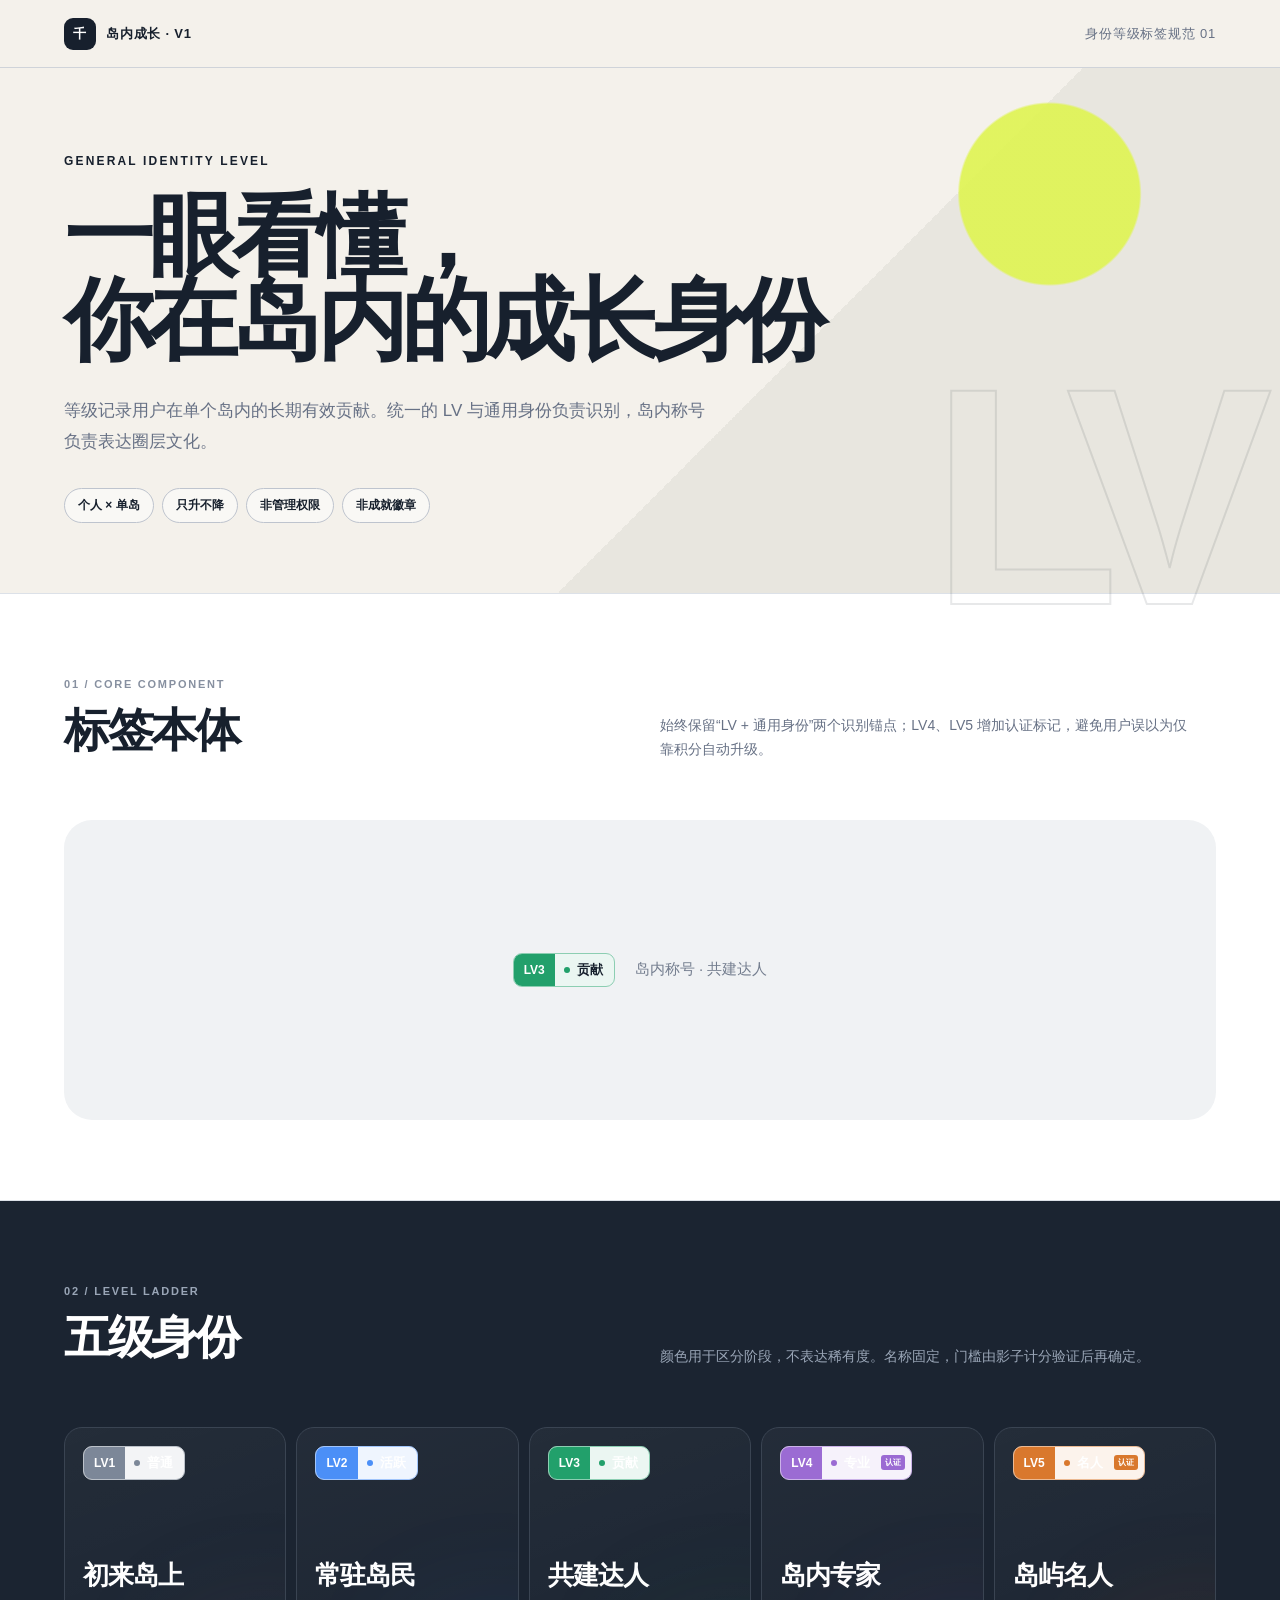
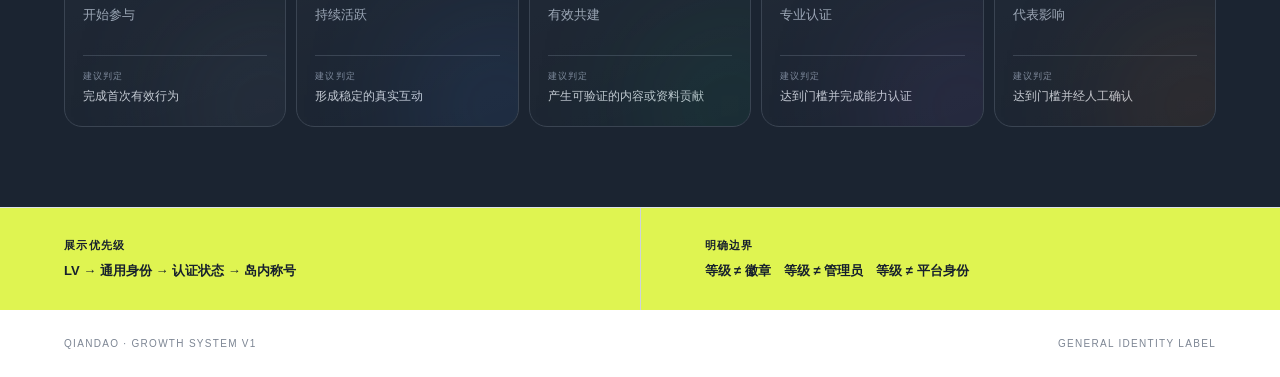
<file: github-pages/identity/index.html>
<!doctype html><html lang="zh-CN"><head><meta charset="utf-8"><meta name="viewport" content="width=device-width,initial-scale=1"><title>岛内成长 V1 · 一般身份等级标签</title><style>
:root{--ink:#17202d;--muted:#677185;--line:#dce1e8;--paper:#f4f1eb;--lime:#dff451}*{box-sizing:border-box}body{margin:0;color:var(--ink);font-family:Arial,"PingFang SC","Microsoft YaHei",sans-serif;background:var(--paper)}main{max-width:1440px;margin:auto;overflow:hidden}.top{height:68px;padding:0 5vw;display:flex;align-items:center;justify-content:space-between;border-bottom:1px solid #cfd3d9;font-size:13px;font-weight:700;letter-spacing:.06em}.brand{display:flex;align-items:center;gap:10px}.mark{width:32px;height:32px;display:grid;place-items:center;background:var(--ink);color:#fff;border-radius:9px}.version{color:var(--muted);font-weight:500}.hero{min-height:520px;padding:86px 5vw 70px;position:relative;background:radial-gradient(circle at 82% 24%,rgba(223,244,81,.9) 0 8%,transparent 8.2%),linear-gradient(135deg,#f4f1eb 60%,#e8e6df 60%);border-bottom:1px solid var(--line)}.hero:after{content:"LV";position:absolute;right:3vw;bottom:-82px;font-size:310px;font-weight:900;letter-spacing:-.1em;color:transparent;-webkit-text-stroke:2px rgba(23,32,45,.1)}.eyebrow{font-size:12px;font-weight:800;letter-spacing:.18em;margin-bottom:26px}.hero h1{font-size:clamp(52px,7vw,100px);line-height:.94;letter-spacing:-.065em;margin:0;max-width:900px}.hero p{max-width:650px;font-size:17px;line-height:1.8;color:var(--muted);margin:34px 0 30px}.pills{display:flex;gap:8px;flex-wrap:wrap}.pills span{padding:8px 13px;border:1px solid #bec4ce;border-radius:999px;background:#ffffff75;font-size:12px;font-weight:700}.panel{padding:80px 5vw;border-bottom:1px solid var(--line)}.heading{display:grid;grid-template-columns:1fr 1fr;gap:40px;align-items:end;margin-bottom:58px}.heading small{font-size:11px;font-weight:800;letter-spacing:.16em;color:#8790a0}.heading h2{font-size:46px;letter-spacing:-.05em;margin:8px 0 0}.heading p{margin:0;max-width:540px;color:var(--muted);line-height:1.75;font-size:14px}.anatomy{background:#fff}.stage{height:300px;background:#f0f2f4;border-radius:28px;display:flex;align-items:center;justify-content:center;gap:20px}.alias{color:#737d8e;font-size:15px}.tag{--level:#777;display:inline-flex;align-items:center;height:34px;border:1px solid color-mix(in srgb,var(--level) 52%,white);background:color-mix(in srgb,var(--level) 9%,white);border-radius:9px;overflow:hidden;white-space:nowrap;vertical-align:middle}.tag b{height:100%;display:flex;align-items:center;padding:0 10px;background:var(--level);color:#fff;font-size:12px}.tag i{width:6px;height:6px;border-radius:50%;background:var(--level);margin:0 7px 0 9px}.tag span{padding-right:11px;font-size:13px;font-style:normal;font-weight:700}.tag em{margin-right:6px;padding:2px 4px;border-radius:3px;background:var(--level);color:#fff;font-size:8px;font-style:normal;font-weight:700}.ladder{background:#1b2431;color:#fff}.ladder .heading p,.ladder small{color:#9aa6b7}.grid{display:grid;grid-template-columns:repeat(5,1fr);gap:10px}.card{--level:#777;min-height:300px;border:1px solid #3a4452;border-radius:18px;padding:18px;position:relative;overflow:hidden;background:linear-gradient(160deg,#ffffff0a,transparent)}.card:after{content:"";width:140px;height:140px;background:var(--level);filter:blur(70px);opacity:.18;position:absolute;right:-50px;bottom:-50px}.card h3{font-size:26px;margin:78px 0 8px;letter-spacing:-.04em}.card>p{font-size:13px;color:#9ca7b6}.rule{position:absolute;bottom:20px;left:18px;right:18px;border-top:1px solid #3b4553;padding-top:14px;font-size:12px;line-height:1.45;color:#c6ccd5}.rule span{display:block;font-size:9px;letter-spacing:.12em;color:#7f8b9d;margin-bottom:5px}.rules{display:grid;grid-template-columns:1fr 1fr;gap:1px;background:#cfd4da}.rules div{padding:30px 5vw;background:var(--lime)}.rules b{display:block;font-size:11px;letter-spacing:.12em;margin-bottom:8px}.rules span{font-size:13px;font-weight:600}footer{padding:28px 5vw;background:#fff;display:flex;justify-content:space-between;font-size:10px;letter-spacing:.13em;color:#7c8593}@media(max-width:900px){.heading{grid-template-columns:1fr}.grid{grid-template-columns:1fr 1fr}.hero:after{font-size:200px}.rules{grid-template-columns:1fr}}@media(max-width:560px){.hero{min-height:470px;padding-top:65px}.hero h1{font-size:50px}.panel{padding:58px 20px}.top{padding:0 20px}.version{display:none}.heading h2{font-size:38px}.grid{grid-template-columns:1fr}.stage{height:220px;flex-direction:column}.rules div{padding:25px 20px}footer{padding:24px 20px}}
</style></head><body><main><header class="top"><div class="brand"><span class="mark">千</span><span>岛内成长 · V1</span></div><span class="version">身份等级标签规范 01</span></header><section class="hero"><div class="eyebrow">GENERAL IDENTITY LEVEL</div><h1>一眼看懂，<br>你在岛内的成长身份</h1><p>等级记录用户在单个岛内的长期有效贡献。统一的 LV 与通用身份负责识别，岛内称号负责表达圈层文化。</p><div class="pills"><span>个人 × 单岛</span><span>只升不降</span><span>非管理权限</span><span>非成就徽章</span></div></section><section class="panel anatomy"><div class="heading"><div><small>01 / CORE COMPONENT</small><h2>标签本体</h2></div><p>始终保留“LV + 通用身份”两个识别锚点；LV4、LV5 增加认证标记，避免用户误以为仅靠积分自动升级。</p></div><div class="stage"><span class="tag" style="--level:#22A06B"><b>LV3</b><i></i><span>贡献</span></span><span class="alias">岛内称号 · 共建达人</span></div></section><section class="panel ladder"><div class="heading"><div><small>02 / LEVEL LADDER</small><h2>五级身份</h2></div><p>颜色用于区分阶段，不表达稀有度。名称固定，门槛由影子计分验证后再确定。</p></div><div class="grid">
<article class="card" style="--level:#7C8798"><span class="tag" style="--level:#7C8798"><b>LV1</b><i></i><span>普通</span></span><h3>初来岛上</h3><p>开始参与</p><div class="rule"><span>建议判定</span>完成首次有效行为</div></article>
<article class="card" style="--level:#4B8FF7"><span class="tag" style="--level:#4B8FF7"><b>LV2</b><i></i><span>活跃</span></span><h3>常驻岛民</h3><p>持续活跃</p><div class="rule"><span>建议判定</span>形成稳定的真实互动</div></article>
<article class="card" style="--level:#22A06B"><span class="tag" style="--level:#22A06B"><b>LV3</b><i></i><span>贡献</span></span><h3>共建达人</h3><p>有效共建</p><div class="rule"><span>建议判定</span>产生可验证的内容或资料贡献</div></article>
<article class="card" style="--level:#9B6BD3"><span class="tag" style="--level:#9B6BD3"><b>LV4</b><i></i><span>专业</span><em>认证</em></span><h3>岛内专家</h3><p>专业认证</p><div class="rule"><span>建议判定</span>达到门槛并完成能力认证</div></article>
<article class="card" style="--level:#D9782D"><span class="tag" style="--level:#D9782D"><b>LV5</b><i></i><span>名人</span><em>认证</em></span><h3>岛屿名人</h3><p>代表影响</p><div class="rule"><span>建议判定</span>达到门槛并经人工确认</div></article>
</div></section><section class="rules"><div><b>展示优先级</b><span>LV → 通用身份 → 认证状态 → 岛内称号</span></div><div><b>明确边界</b><span>等级 ≠ 徽章　等级 ≠ 管理员　等级 ≠ 平台身份</span></div></section><footer>QIANDAO · GROWTH SYSTEM V1 <span>GENERAL IDENTITY LABEL</span></footer></main></body></html>
</file>
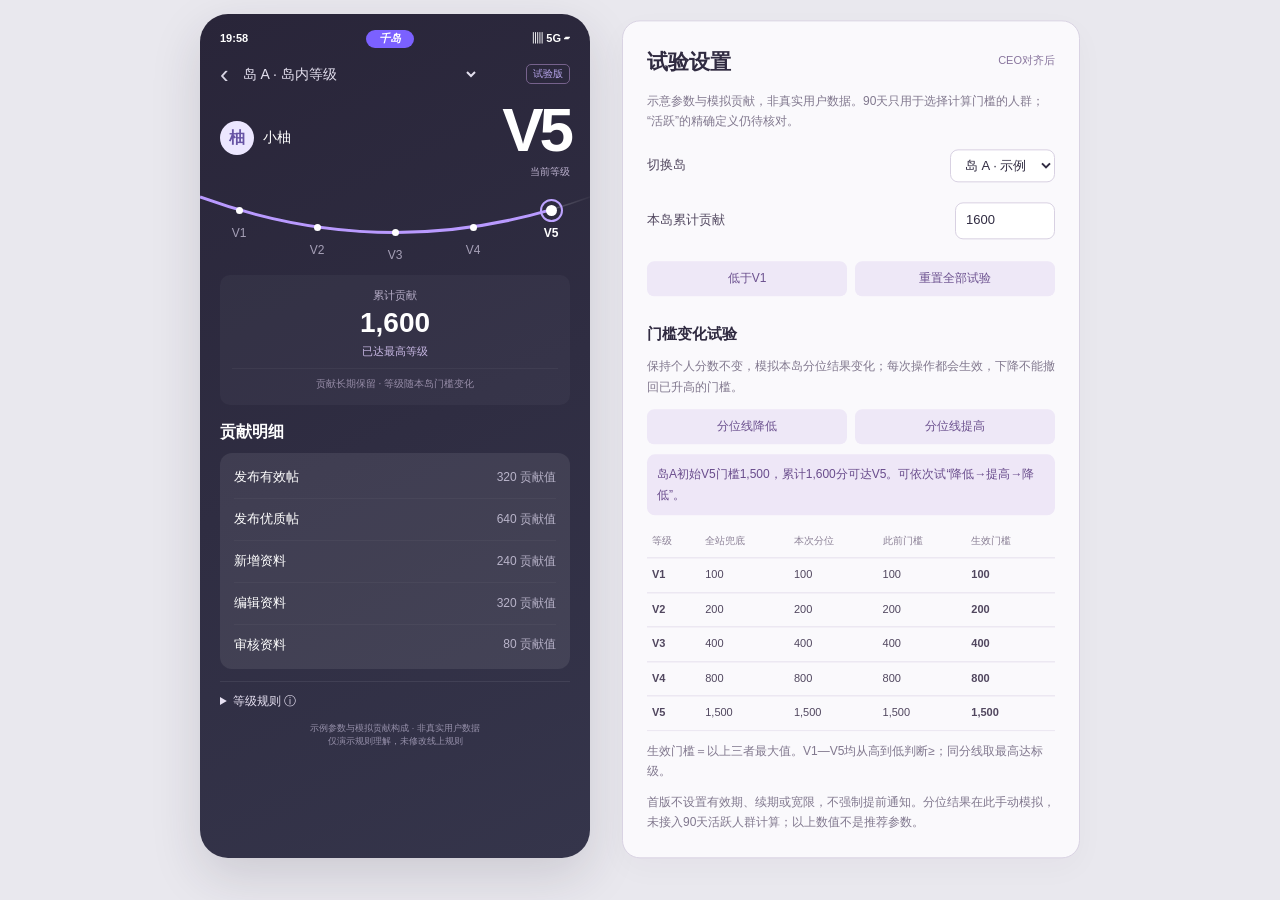
<file: github-pages/v3/index.html>
<!doctype html><html lang="zh-CN"><meta charset="utf-8"><meta name="viewport" content="width=device-width,initial-scale=1"><title>岛内身份 · 启动线与等级线</title><style>
*{box-sizing:border-box}body{margin:0;background:#e9e7e1;color:#18202d;font:16px/1.6 -apple-system,BlinkMacSystemFont,'PingFang SC',sans-serif}main{max-width:1280px;margin:auto;background:#f5f3ee;padding:26px 38px 32px}header{display:flex;justify-content:space-between;align-items:center;border-bottom:1px solid #dde1e6;padding-bottom:18px}.brand{font-weight:800}.logo{background:#18202d;color:#ddf547;border-radius:8px;padding:5px 11px;margin-right:10px}.tag{font-size:13px;background:#e5e8dc;padding:5px 12px;border-radius:20px}h1{font-size:32px;letter-spacing:-1px;margin:22px 0 4px}p{margin:0;color:#697281}.controls{display:flex;align-items:center;gap:12px;margin:20px 0}select,input{font:inherit;padding:8px 12px;border:1px solid #ccd1d7;border-radius:8px;background:white}input{width:120px}.hero{display:grid;grid-template-columns:1fr 1fr;border-radius:20px;overflow:hidden;border:1px solid #dde1e6}.left,.right{padding:24px 28px;background:white}.right{background:#18202d;color:white}.right p{color:#b9c3cf}.big{font-size:58px;font-weight:800;line-height:1.2;letter-spacing:-2px}.right .big{color:#ddf547}.small{font-size:14px}.hero h2{font-size:20px;margin:0 0 12px}.detail{margin-top:14px}.flow{display:grid;grid-template-columns:1fr 1.6fr;gap:18px;margin:20px 0}.card{background:white;border:1px solid #dde1e6;border-radius:16px;padding:20px 24px}h3{font-size:20px;margin:0 0 8px}.num{background:#ddf547;border-radius:6px;padding:2px 7px;margin-right:8px}.gate{font-size:32px;font-weight:800;margin:12px 0}.bar{background:#edf0e5;border-radius:7px;height:9px;overflow:hidden;margin:12px 0}.bar i{display:block;background:#9cbd20;height:100%}.levels{display:grid;grid-template-columns:repeat(5,1fr);gap:7px;margin:18px 0 12px}.level{background:#f4f5ef;border-radius:10px;padding:12px 6px;text-align:center}.level strong{display:block;font-size:22px}.level span{font-size:13px;color:#697281}.level.active{background:#ddf547;outline:2px solid #18202d}.level b{display:block;margin-top:8px;font-size:16px}.comparison{width:100%;border-collapse:collapse;font-size:15px}td,th{text-align:left;padding:10px;border-bottom:1px solid #e5e8eb}th{font-weight:500;color:#697281;font-size:13px}td:first-child{font-weight:700}.current{background:#f5facf}.bottom{margin-top:16px;font-size:13px;color:#697281}.explain{font-size:15px;margin-top:8px;color:#18202d}.hint{color:#9a6035;font-size:13px;margin-top:8px}button{font:inherit;border:0;background:#e6e8df;padding:6px 10px;border-radius:7px;cursor:pointer}@media(max-width:760px){main{padding:20px}.flow,.hero{grid-template-columns:1fr}.controls{flex-wrap:wrap}.comparison{font-size:12px}td,th{padding:7px}.big{font-size:44px}}

body{background:#eae9ef}main{max-width:1240px;background:transparent;padding:28px 32px}header{border-color:#d6d4df}.logo{background:#7b61ff;color:white}.tag{background:#dedbea}h1{font-size:27px}.workspace{display:grid;grid-template-columns:390px 1fr;gap:36px;align-items:start;margin-top:24px}.phone{border-radius:32px;background:linear-gradient(155deg,#292539 0%,#35354b 100%);color:#fff;overflow:hidden;box-shadow:0 18px 50px #25213426;min-height:815px;padding:22px 20px 28px}.status{display:flex;justify-content:space-between;font-size:13px;font-weight:700}.status .badge{background:#7b61ff;border-radius:20px;padding:0 13px;font-style:italic}.nav{margin:22px 0 32px;display:flex;align-items:center;gap:12px;color:#d8d5e4;font-size:14px}.back{font-size:32px;line-height:1}.userhero{display:flex;justify-content:space-between;align-items:center}.person{display:flex;gap:9px;align-items:center;font-size:16px}.avatar{display:grid;place-items:center;width:42px;height:42px;border-radius:50%;background:#ece7ff;color:#6754a5;font-weight:700}.displaylv{font-size:78px;font-weight:850;letter-spacing:-4px;line-height:1.2}.displaylv.empty{font-size:32px;letter-spacing:-1px}.arc{margin:14px -20px 0}.arc svg{display:block;width:100%;height:116px}.phone p{color:#b9b4ca}.scoretitle{text-align:center;font-size:16px;color:#cbc6db}.scoretitle b{color:white}.mobilehint{text-align:center;font-size:12px;min-height:39px;padding:7px 12px 0}.phone h2{font-size:20px;margin:24px 0 13px}.contributions{padding:17px 15px;border-radius:12px;background:#ffffff16}.entry{margin:0 0 17px}.entry:last-child{margin:0}.entry b{font-size:16px;font-weight:500}.entry p{font-size:12px;margin-top:4px}.phonefoot{font-size:11px;text-align:center;margin-top:18px;color:#9690aa}.side h2{font-size:23px;margin:0 0 5px}.controls{padding:17px;background:white;border-radius:14px;flex-wrap:wrap;margin-top:16px;gap:9px;font-size:14px}.controls input{width:105px}.controls select{max-width:160px}.flow{grid-template-columns:1fr;margin:16px 0;gap:14px}.card{border-color:#ddd9e5;padding:18px 20px}.num{background:#e6ddff;color:#6549c8}.gate{font-size:28px;margin:6px 0}.bar i{background:#8d72eb}.bar{background:#efebf7}.level.active{background:#e5d9ff;outline:2px solid #9478dd}.level{background:#f4f1f8}.level strong{font-size:19px}.levels{margin:12px 0}.level b{font-size:14px}.comparison{font-size:13px}.comparison th{font-size:11px}.comparison td,.comparison th{padding:9px 5px}.current{background:#f0eaff}.bottom{font-size:12px}.hint{font-size:12px}button{background:#eee9f7;color:#66518a}.small{font-size:13px}.explain{font-size:14px}.comparison-card{margin-top:0}button:hover{background:#ded1f7}button:focus-visible,input:focus-visible,select:focus-visible{outline:3px solid #9573ef;outline-offset:2px}@media(max-width:850px){.workspace{grid-template-columns:1fr}.phone{width:390px;max-width:100%;margin:auto}.side{max-width:600px;margin:auto}main{padding:20px}.comparison{font-size:11px}h1{font-size:24px}}
body{background:#e9e8ee}main{max-width:480px;padding:20px 10px;margin:auto}.phone{width:100%;border-radius:28px;padding:22px 22px 28px;min-height:0}.nav{margin:24px 0 28px;gap:10px}.island-switch{flex:1}.island-switch select{width:100%;padding:5px 0;color:#e3dfee;border:0;background:transparent;font-size:15px;max-width:240px}.island-switch option{color:#292539;background:#fff}.demo-label{font-size:11px;color:#b9a7ee;border:1px solid #76628c;border-radius:5px;padding:1px 6px}.userhero{margin-top:14px}.displaylv{font-size:82px}.arc{margin:12px -22px 0}.scoretitle{font-size:15px}.mobilehint{padding:8px 0 0;min-height:34px;font-size:12px}.qualification{margin-top:20px;padding:18px 15px;background:#ffffff0a;border:1px solid #ffffff14;border-radius:14px}.sectionrow{display:flex;justify-content:space-between;align-items:center;margin-bottom:14px}.phone .sectionrow h2{margin:0;font-size:18px}.sectionrow a{font-size:12px;color:#cab8ff;text-decoration:none}.gate-row{display:flex;justify-content:space-between;align-items:center;font-size:13px;color:#cbc6da}.gate-row #gate{font-size:15px;margin:0;color:#fff}.bar{height:5px;margin:10px 0;background:#ffffff13}.bar i{background:#b399ff}.phone #gatestatus{font-size:12px;color:#c7b6f4}.levels{gap:5px;margin:17px 0 10px}.level{padding:10px 2px;background:#ffffff08;border:1px solid #ffffff0e}.level strong{font-size:17px;color:#c8c2d6}.level span{display:none}.level b{font-size:12px;color:#bcb5cd;margin-top:4px}.level.active{background:#9c7bf82e;outline:1px solid #bca0ff;border-color:transparent}.level.active strong,.level.active b{color:#eee4ff}.phone .quiet{font-size:11px;line-height:1.7;color:#a8a1b9}.phone h2{font-size:19px;margin:24px 0 12px}.period-label{float:right;font-size:12px;color:#a8a1b9;font-weight:400;padding-top:5px}.contributions{background:#ffffff15;padding:18px}.entry{margin-bottom:20px}.entry b{font-size:15px}.entry p{font-size:12px}.history{margin:11px 3px 0}.inpage{margin-top:17px;border-top:1px solid #ffffff13;padding:16px 0 0}.inpage summary{font-size:14px;cursor:pointer;color:#e7e1f2}.inpage summary span{float:right;font-size:11px;color:#b7a1e6}.rule-item{margin:15px 0}.rule-item b{font-size:13px;font-weight:600}.rule-item p{font-size:12px;margin-top:4px}.experiment{background:#1e1a2e33;border:1px dashed #8a77984d;padding:14px;border-radius:12px}.experiment>.quiet{margin-top:10px}.controls{background:transparent;border:0;margin:8px 0 0;padding:0;display:flex;color:#cfc8de;font-size:12px;gap:10px}.controls input{width:100px;margin-left:auto;background:#ffffff0d;color:white;border:1px solid #ffffff26;padding:7px 10px}.actions{display:flex;gap:8px;width:100%;margin:4px 0 8px}.actions button{flex:1;background:#ffffff10;color:#d9caef;font-size:11px;padding:8px 5px}.actions button:hover{background:#ffffff20}.comparison-details{margin-top:8px}.comparison-details summary{font-size:12px;color:#c0b0dc}.table-scroll{overflow-x:auto;margin-top:9px}.comparison{font-size:10px;color:#ccc5dd;white-space:nowrap}.comparison th{font-size:10px;color:#a9a1bd}.comparison td,.comparison th{padding:8px 5px;border-color:#ffffff12}.current{background:#ac8fff16}.phonefoot{font-size:10px;line-height:1.8}.phone .comparison-details .quiet{margin-top:9px}@media(max-width:500px){body{background:#302b41}main{padding:0;max-width:100%}.phone{border-radius:0;box-shadow:none;width:100%;max-width:none}}
main{max-width:970px;display:grid;grid-template-columns:440px 1fr;gap:32px;padding:26px 20px;align-items:start}.phone{width:440px;max-width:100%}.experiment{position:sticky;top:26px;margin:0;padding:24px;background:#faf9fc;color:#302b41;border:1px solid #d9d3e3;border-radius:18px;box-shadow:0 10px 30px #302b4108}.experiment h2{font-size:21px;margin:0 0 12px}.experiment h2 span{float:right;font-size:11px;font-weight:400;color:#88759d;padding-top:7px}.experiment .quiet{font-size:12px;color:#81788e;line-height:1.7}.experiment .controls{margin-top:18px;color:#51475f;font-size:13px}.experiment input,.experiment select{background:white;color:#302b41;border:1px solid #d8d1e2;border-radius:8px}.experiment select{margin-left:auto;padding:7px 10px;font-size:13px}.experiment .actions{margin-top:12px}.experiment button{background:#eee8f7;color:#6c518f;font-size:12px}.experiment button:hover{background:#e1d5f1}.experiment .comparison-details{border-top:1px solid #e4deeb;padding-top:15px;margin-top:15px}.experiment summary{color:#665075;font-size:13px}.experiment .comparison{color:#51475f}.experiment .comparison th{color:#8b8096}.experiment .comparison td,.experiment .comparison th{border-color:#e5deed}.experiment .current{background:#ede5f8}@media(max-width:850px){main{max-width:480px;display:flex;flex-direction:column;padding:14px;gap:18px}.experiment{position:static;order:-1;width:100%;padding:18px}.phone{width:100%;max-width:none;border-radius:28px}body{background:#e9e8ee}}

.arc{position:relative}.arc-point{position:absolute;transform:translateX(-50%);width:56px;height:57px;background:transparent!important;color:#a6a0b7;padding:0;display:flex;flex-direction:column;align-items:center;gap:10px;justify-content:flex-start;border-radius:8px}.arc-point i{display:block;width:7px;height:7px;margin-top:12px;border-radius:50%;background:#686174}.arc-point i.achieved{background:white}.arc-point.actual i{width:11px;height:11px;margin-top:10px;margin-bottom:-2px}.arc-point.actual{color:white;font-weight:700}.arc-point.inspecting i{outline:2px solid #bda3ff;outline-offset:4px}.arc-point span{font-size:14px}.arc-point:focus-visible{outline:2px solid #bda3ff;outline-offset:0}.level-inspect{background:#ffffff09;border-radius:10px;padding:12px 14px;margin:0 0 16px}.level-inspect>div{display:flex;align-items:center;justify-content:space-between;gap:8px}.level-inspect strong{font-size:13px;font-weight:500}.level-inspect span{font-size:11px;color:#d0baff}.level-inspect p{font-size:11px;margin-top:5px;color:#a9a0b9}
.level-inspect{padding:14px 16px;text-align:center}.level-inspect>div{justify-content:center;gap:8px}.level-inspect .score-label{font-size:14px;color:#bfb8ce}.level-inspect .inspect-score{font-size:23px;font-weight:700;color:white}.level-inspect .inspect-status{font-size:12px;margin-top:7px;color:#c6bbda}.level-inspect .state-title{font-size:22px}.level-inspect .history-note{font-size:10px;color:#9991aa;border-top:1px solid #ffffff0c;margin-top:12px;padding-top:10px;line-height:1.5}.grade-wrap{text-align:right}#grade-caption{font-size:11px;color:#bdb2cf;min-height:18px}.level-progress{height:7px;background:#ffffff12;border-radius:9px;overflow:hidden;margin-top:15px}.level-progress i{display:block;height:100%;background:linear-gradient(90deg,#8b6ed6,#d0b7ff);border-radius:9px;transition:width .2s}.level-inspect .progress-meta{display:flex;justify-content:space-between;margin-top:6px}.progress-meta span{font-size:10px;color:#aca3be}.history-note b{font-size:14px;color:#ded6ec;font-weight:600;margin-left:5px}.history-note span{font-size:9px;margin-left:6px;color:#9d93af}.level-inspect > .level-progress{display:block;text-align:left}.level-inspect > .level-progress > i{margin:0;flex:none}.level-inspect > .score-pair{display:grid;grid-template-columns:1.15fr 1fr;gap:0;align-items:center;text-align:left;padding:3px 0 9px}.score-pair>div{display:flex;flex-direction:column;gap:4px;padding:0 12px}.score-pair .total-score{border-left:1px solid #ffffff18}.level-inspect .score-pair span{font-size:12px;color:#b7aec8}.level-inspect .score-pair strong{font-size:30px;font-weight:700;color:#fff;line-height:1.25}.level-inspect .score-pair .total-score strong{font-size:23px;color:#d0c6df;font-weight:600}.score-inline{display:flex;justify-content:space-between!important;font-size:11px;color:#aaa0bc;border-top:1px solid #ffffff10;padding-top:10px;margin-top:12px}.level-inspect .score-inline span{font-size:11px;color:#aaa0bc}.level-inspect > .score-pair{grid-template-columns:1.7fr 1fr;align-items:start;padding:3px 0}.score-pair .recent-score{gap:5px;padding-left:4px}.level-inspect .score-pair .recent-score strong{font-size:34px}.level-inspect .score-gap{margin:1px 0 0;font-size:12px;color:#c8b8e4;line-height:1.5;white-space:nowrap}.score-pair .total-score{border:0;padding:3px 0 0 12px;gap:5px;text-align:right}.level-inspect .score-pair .total-score span{font-size:11px;color:#968ca7}.level-inspect .score-pair .total-score strong{font-size:17px;font-weight:500;color:#aaa0bb}.level-inspect > .score-pair{display:flex;flex-direction:column;align-items:center;gap:14px;text-align:center}.score-pair .recent-score{padding:0;align-items:center}.score-pair .total-score{display:flex;flex-direction:row;align-items:baseline;justify-content:center;gap:8px;padding:11px 0 0;width:100%;border-top:1px solid #ffffff0b;text-align:center}.level-inspect .score-pair .total-score strong{font-size:15px}.level-inspect .score-pair .total-score span{font-size:11px}.level-inspect{height:164px;box-sizing:border-box;display:flex;flex-direction:column;justify-content:center;flex-shrink:0}.level-inspect > .score-pair{width:100%}.level-inspect > .score-inline{width:100%;flex-shrink:0}.userhero{min-height:117px}.grade-wrap{min-width:130px}.level-inspect .inspect-status{line-height:1.5}.level-inspect .score-pair .recent-score{width:100%;gap:5px}.level-inspect .score-pair .recent-score>span{line-height:18px}.level-inspect .score-pair .recent-score>strong{font-size:34px;line-height:43px;min-height:43px}.level-inspect .score-pair .score-gap{font-size:12px;line-height:20px;min-height:20px;margin:0;white-space:normal}.level-inspect .score-pair{gap:12px}
/* Compact meeting preview */
main{padding-top:14px;padding-bottom:14px}.phone{padding:16px 20px 18px}.status{font-size:11px}.nav{margin:12px 0 8px}.back{font-size:26px}.island-switch select{font-size:14px}.demo-label{font-size:10px}.userhero{margin-top:0;min-height:82px}.displaylv{font-size:62px;line-height:1.1}.grade-wrap{min-width:110px}#grade-caption{font-size:10px;min-height:15px}.person{font-size:14px}.avatar{width:34px;height:34px;font-size:16px}.arc{margin:-18px -20px -3px}.arc-point span{font-size:12px}.level-inspect{height:130px;padding:10px 12px;margin-bottom:12px}.level-inspect .score-pair{gap:8px}.level-inspect .score-pair .recent-score{gap:2px}.level-inspect .score-pair .recent-score>span{font-size:11px;line-height:16px}.level-inspect .score-pair .recent-score>strong{font-size:28px;line-height:35px;min-height:35px}.level-inspect .score-pair .score-gap{font-size:11px;line-height:18px;min-height:18px}.score-pair .total-score{padding-top:7px}.level-inspect .score-pair .total-score strong{font-size:13px}.phone h2{font-size:16px;margin:14px 0 9px}.contributions{padding:4px 14px}.entry{display:flex;align-items:center;justify-content:space-between;gap:12px;padding:10px 0;margin:0;border-bottom:1px solid #ffffff09}.entry:last-child{border-bottom:0}.entry b{font-size:13px}.entry p{font-size:12px;margin:0;white-space:nowrap}.inpage{margin-top:12px;padding-top:10px}.inpage summary{font-size:12px}.phonefoot{margin-top:10px;font-size:9px;line-height:1.5}@media(max-width:850px){main{padding:10px}.phone{padding:16px 20px 18px}}
main{grid-template-columns:390px 1fr;max-width:920px}.phone{width:390px;height:844px;min-height:844px;overflow-y:auto;scrollbar-width:none}.phone::-webkit-scrollbar{display:none}@media(max-width:850px){.phone{width:390px;max-width:100%;height:844px;min-height:844px;flex-shrink:0}} .trial-title{font-size:15px;margin:18px 0 6px}.scenario-actions{margin-top:12px}.trial-result{font-size:12px;color:#694c8c;background:#eee7f7;border-radius:8px;padding:10px;margin:10px 0;line-height:1.7}.formula-note{margin:10px 0}.level-inspect .score-pair .total-score span{font-size:10px}.experiment .comparison{font-size:11px}</style><main><section class="phone" aria-label="岛内等级页"><div class="status"><span>19:58</span><span class="badge">千岛</span><span>▥ 5G ▰</span></div><div class="nav"><span class="back" aria-hidden="true">‹</span><label class="island-switch" for="island"><select id="island" aria-label="切换岛"><option value="0">岛 A · 岛内等级</option><option value="1">岛 B · 岛内等级</option></select></label><span class="demo-label">试验版</span></div><span id="islandtitle" hidden></span><div class="userhero"><div class="person"><span class="avatar">柚</span><span>小柚</span></div><div class="grade-wrap"><div class="displaylv" id="grade"></div><div id="grade-caption"></div></div></div><div class="arc" id="arc"></div><div class="level-inspect" id="level-inspect" aria-live="polite"></div>

<h2>贡献明细</h2><div class="contributions" id="contributions"></div>
<details id="rules" class="inpage"><summary>等级规则 ⓘ</summary><div class="rule-item"><b>累计贡献，长期保留</b><p>帖子与资料贡献均计入本岛累计分，不因时间过期。</p></div><div class="rule-item"><b>每一级都有最低要求</b><p>等级门槛参考本岛近90天活跃用户的累计贡献分分布，同时不低于全站对应等级的兜底分和本岛此前生效门槛。</p></div><div class="rule-item"><b>分数不变，等级也可能变化</b><p>门槛只升不降。自己的累计分不变时，若门槛提高，也可能降级。等级是贡献荣誉，不附带社区管理权限。</p></div></details><div class="phonefoot">示例参数与模拟贡献构成 · 非真实用户数据<br>仅演示规则理解，未修改线上规则</div></section><aside class="experiment"><h2>试验设置 <span>CEO对齐后</span></h2><p class="quiet">示意参数与模拟贡献，非真实用户数据。90天只用于选择计算门槛的人群；“活跃”的精确定义仍待核对。</p><div class="controls"><label for="experiment-island">切换岛</label><select id="experiment-island"><option value="0">岛 A · 示例</option><option value="1">岛 B · 示例</option></select><div style="flex-basis:100%"></div><label for="score">本岛累计贡献</label><input id="score" type="number" min="0" value="1600"><div class="actions"><button id="low">低于V1</button><button id="reset">重置全部试验</button></div></div><h3 class="trial-title">门槛变化试验</h3><p class="quiet">保持个人分数不变，模拟本岛分位结果变化；每次操作都会生效，下降不能撤回已升高的门槛。</p><div class="actions scenario-actions"><button id="fall">分位线降低</button><button id="rise">分位线提高</button></div><p id="trial-result" class="trial-result" aria-live="polite"></p><div class="table-scroll"><table class="comparison"><thead><tr><th>等级</th><th>全站兜底</th><th>本次分位</th><th>此前门槛</th><th>生效门槛</th></tr></thead><tbody id="thresholds"></tbody></table></div><p class="quiet formula-note">生效门槛＝以上三者最大值。V1—V5均从高到低判断≥；同分线取最高达标级。</p><p class="quiet">首版不设置有效期、续期或宽限，不强制提前通知。分位结果在此手动模拟，未接入90天活跃人群计算；以上数值不是推荐参数。</p></aside></main><script>
let selectedLevel=null;const floors=[100,200,400,800,1500];let trialMessage='岛A初始V5门槛1,500，累计1,600分可达V5。可依次试“降低→提高→降低”。';
const ds=[{name:'岛 A',base:[100,200,400,800,1500]},{name:'岛 B',base:[500,800,1500,3000,6000]}];ds.forEach(d=>{d.gate=floors[0];d.lines=d.base.slice();d.previous=d.base.slice();d.candidate=d.base.slice()});const $=id=>document.getElementById(id),f=n=>n.toLocaleString('zh-CN');function lv(d,s){if(s<d.gate)return 0;for(let i=4;i>=0;i--)if(s>=d.lines[i])return i+1;return 0}function renderArc(d,s,l){let selected=selectedLevel??(l||1);const thresholds=d.lines.map(n=>Math.max(d.gate,n));let px;if(s<thresholds[0]){px=39*Math.max(0,s)/thresholds[0];}else if(s>=thresholds[4]){px=351;}else{let k=0;while(k<3&&s>=thresholds[k+1])k++;px=39+78*k+78*(s-thresholds[k])/(thresholds[k+1]-thresholds[k]);}const py=35+142*(px/390)*(1-px/390);$('arc').innerHTML='<svg viewBox="0 0 390 116" preserveAspectRatio="none" role="img" aria-label="累计贡献 '+f(s)+' 分，亮色弧线为实际进度"><defs><clipPath id="arc-fill"><rect x="0" y="0" width="'+px+'" height="116"/></clipPath><linearGradient id="line"><stop stop-color="#ffffff08"/><stop offset=".5" stop-color="#b5a8d0"/><stop offset="1" stop-color="#ffffff08"/></linearGradient></defs><path d="M0 35 Q195 106 390 35" fill="none" stroke="url(#line)" stroke-width="1.5"/><path d="M0 35 Q195 106 390 35" fill="none" stroke="#b99aff" stroke-width="3" clip-path="url(#arc-fill)"/><circle cx="'+px+'" cy="'+py+'" r="2" fill="#dfceff"/></svg>'+[1,2,3,4,5].map((n,i)=>{let x=39+i*78,y=35+142*(x/390)*(1-x/390);return '<button type="button" class="arc-point '+(n===l?'actual ':'')+(n===selected?'inspecting':'')+'" style="left:'+x/390*100+'%;top:'+(y-15)+'px" data-level="'+n+'" aria-pressed="'+(n===selected)+'" aria-label="查看V'+n+'门槛'+d.lines[i]+'分'+(n===l?'，当前等级':'')+'"><i class="'+(n<=l?'achieved':'')+'"></i><span>V'+n+'</span></button>'}).join('');let t=Math.max(d.gate,d.lines[selected-1]),ok=s>=t;let title,detail;const isCurrent=selected===l,target=isCurrent&&l<5?Math.max(d.gate,d.lines[l]):t;if(isCurrent){title='<span class="score-label">贡献值</span><strong class="inspect-score">'+f(s)+'</strong>';detail=l<5?'距 V'+(l+1)+' 还差 '+f(target-s)+' 分':'已达最高等级';}else{title='<strong class="inspect-score state-title">V'+selected+' '+(ok?'已达标':'未达标')+'</strong>';detail=ok?'累计贡献已达到 '+f(t)+' 分要求':'累计贡献距 V'+selected+' 门槛还差 '+f(t-s)+' 分';}$('grade').textContent='V'+selected;$('grade').classList.toggle('empty',false);$('grade-caption').textContent=isCurrent?'当前等级':('查看 V'+selected+' · '+(l?'当前 V'+l:'暂未获得等级'));const heading=isCurrent?'累计贡献':'V'+selected+' · 累计贡献要求';const primary=isCurrent?f(s):(ok?'已达标':'未达标');const secondary=isCurrent?detail:('门槛 ≥ '+f(t)+' 分'+(ok?'':' · 还差 '+f(t-s)+' 分'));$('level-inspect').innerHTML='<div class="score-pair"><div class="recent-score"><span>'+heading+'</span><strong>'+primary+'</strong><p class="score-gap">'+secondary+'</p></div><div class="total-score"><span>贡献长期保留 · 等级随本岛门槛变化</span></div></div>' ;}
function draw(){let ix=+$('island').value,d=ds[ix],s=Math.max(0,+$('score').value||0),l=lv(d,s);$('islandtitle').textContent=d.name+' · 岛内等级';$('grade').textContent=l?'V'+l:'待开启';$('grade').classList.toggle('empty',!l);let vals=[Math.floor(s*.2),Math.floor(s*.4),Math.floor(s*.15),Math.floor(s*.2)];vals.push(s-vals.reduce((a,b)=>a+b,0));$('contributions').innerHTML=['发布有效帖','发布优质帖','新增资料','编辑资料','审核资料'].map((n,i)=>'<div class="entry"><b>'+n+'</b><p>'+f(vals[i])+' 贡献值</p></div>').join('');renderArc(d,s,l);$('thresholds').innerHTML=d.lines.map((n,i)=>'<tr><td>V'+(i+1)+'</td><td>'+f(floors[i])+'</td><td>'+f(d.candidate[i])+'</td><td>'+f(d.previous[i])+'</td><td><b>'+f(n)+'</b></td></tr>').join('');$('trial-result').textContent=trialMessage;}
function changeLine(multiplier){const d=ds[+$('island').value],s=Math.max(0,+$('score').value||0),old=lv(d,s),before=d.lines[4];d.previous=d.lines.slice();d.candidate=d.base.map(n=>Math.round(n*multiplier));d.lines=d.candidate.map((n,i)=>Math.max(floors[i],n,d.previous[i]));const now=lv(d,s);trialMessage=d.name+'：V5分位结果 '+f(d.candidate[4])+'；生效门槛 '+f(before)+' → '+f(d.lines[4])+'。累计分仍为 '+f(s)+'，'+(old?'V'+old:'未评级')+' → '+(now?'V'+now:'未评级')+'。';selectedLevel=null;draw()}
$('arc').onclick=e=>{const b=e.target.closest('[data-level]');if(b){selectedLevel=+b.dataset.level;draw()}};$('island').onchange=()=>{selectedLevel=null;$('experiment-island').value=$('island').value;draw()};$('experiment-island').onchange=()=>{selectedLevel=null;$('island').value=$('experiment-island').value;draw()};$('score').oninput=()=>{selectedLevel=null;draw()};$('fall').onclick=()=>changeLine(.6);$('rise').onclick=()=>changeLine(1.5);$('low').onclick=()=>{$('score').value=ds[+$('island').value].lines[0]-20;selectedLevel=null;draw()};$('reset').onclick=()=>{ds.forEach(d=>{d.lines=d.base.slice();d.previous=d.base.slice();d.candidate=d.base.slice()});$('score').value=1600;selectedLevel=null;trialMessage='已重置所有岛的模拟门槛记录；实际产品不会用重置操作降低门槛。';draw()};draw();
</script></html>
</file>
